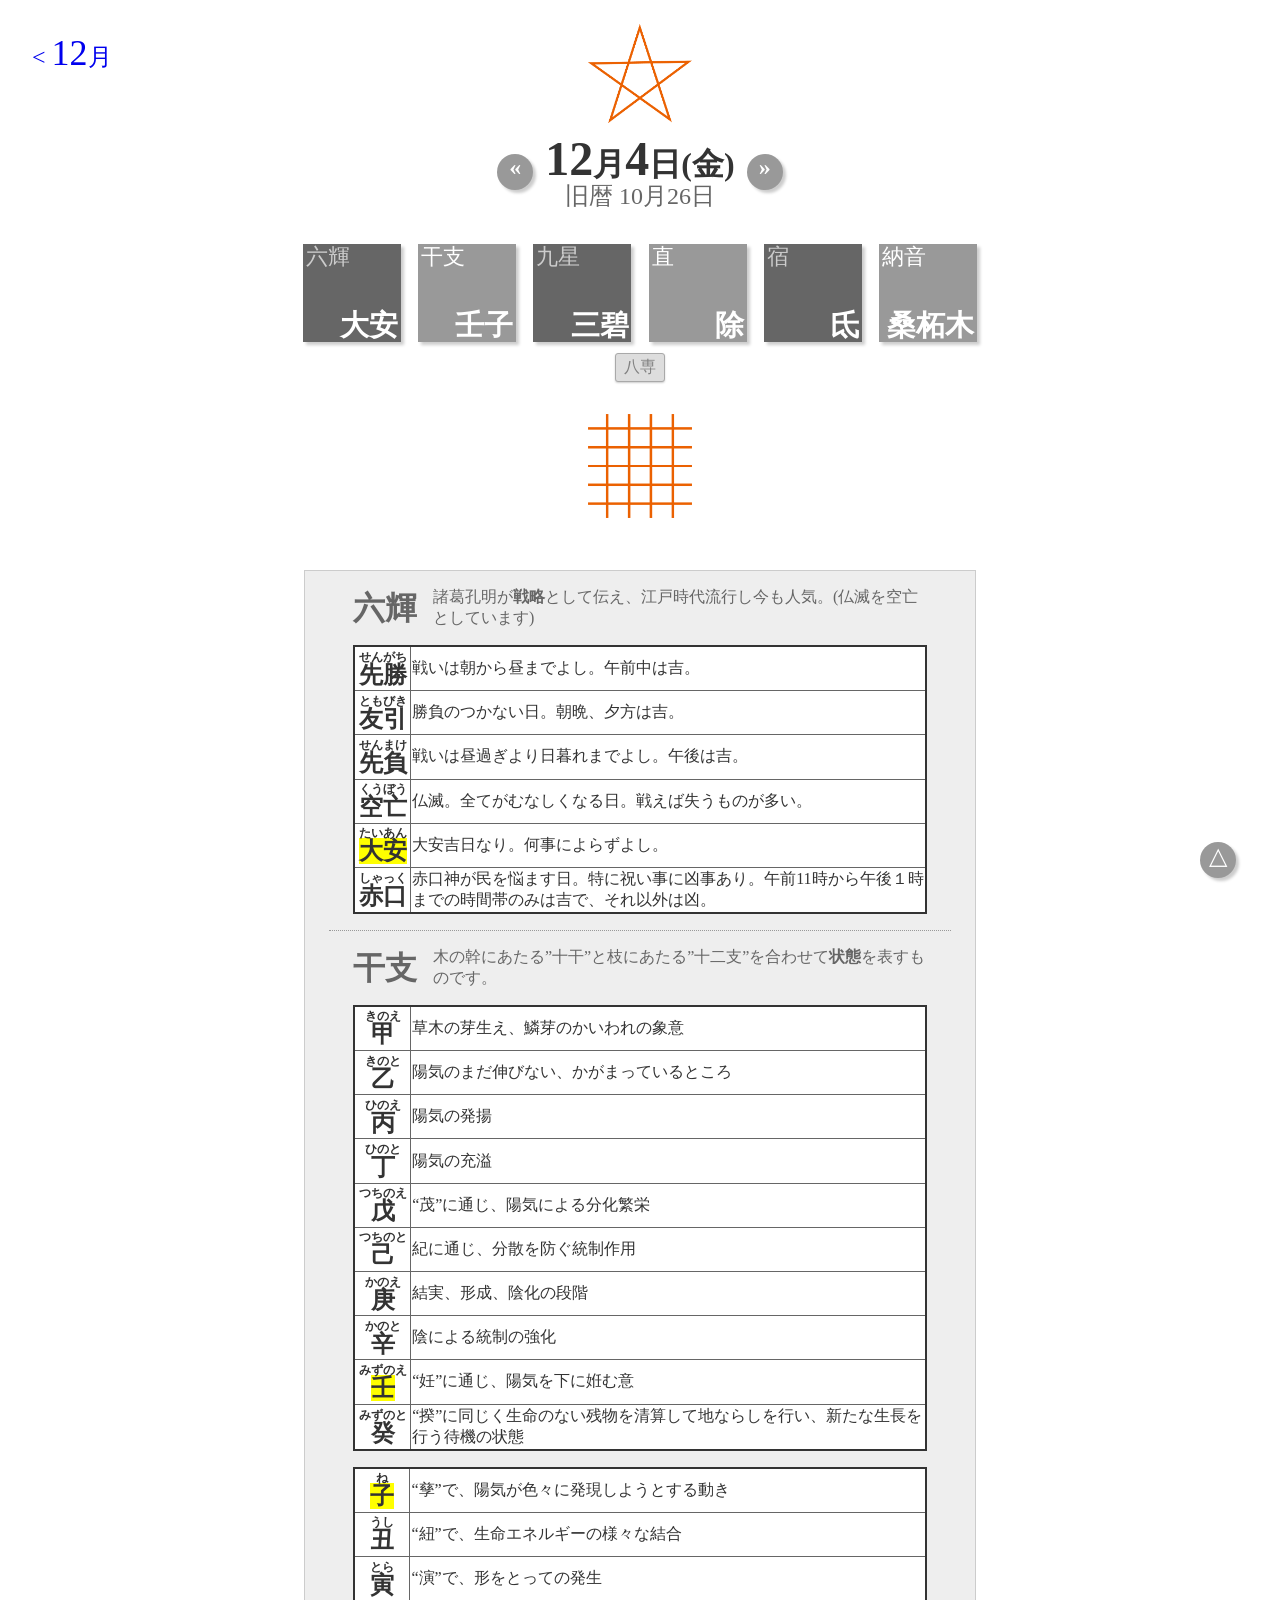
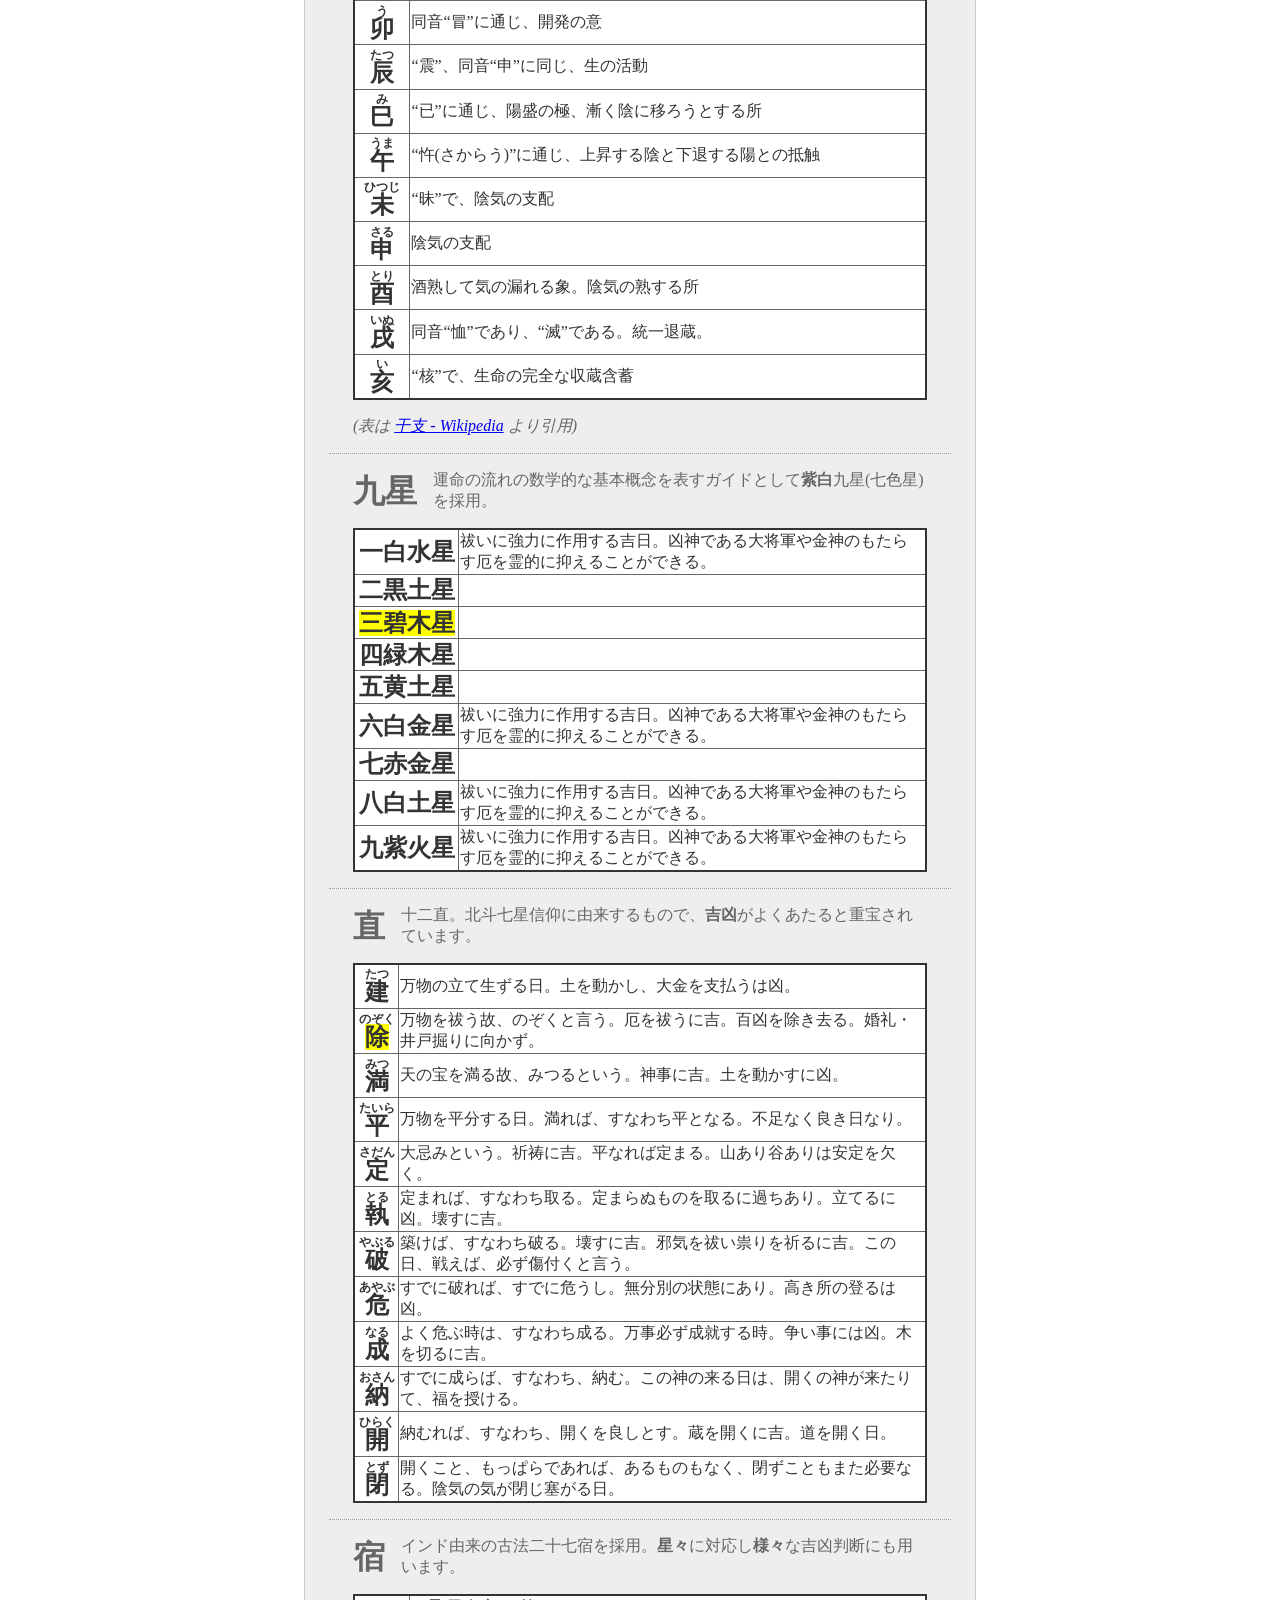
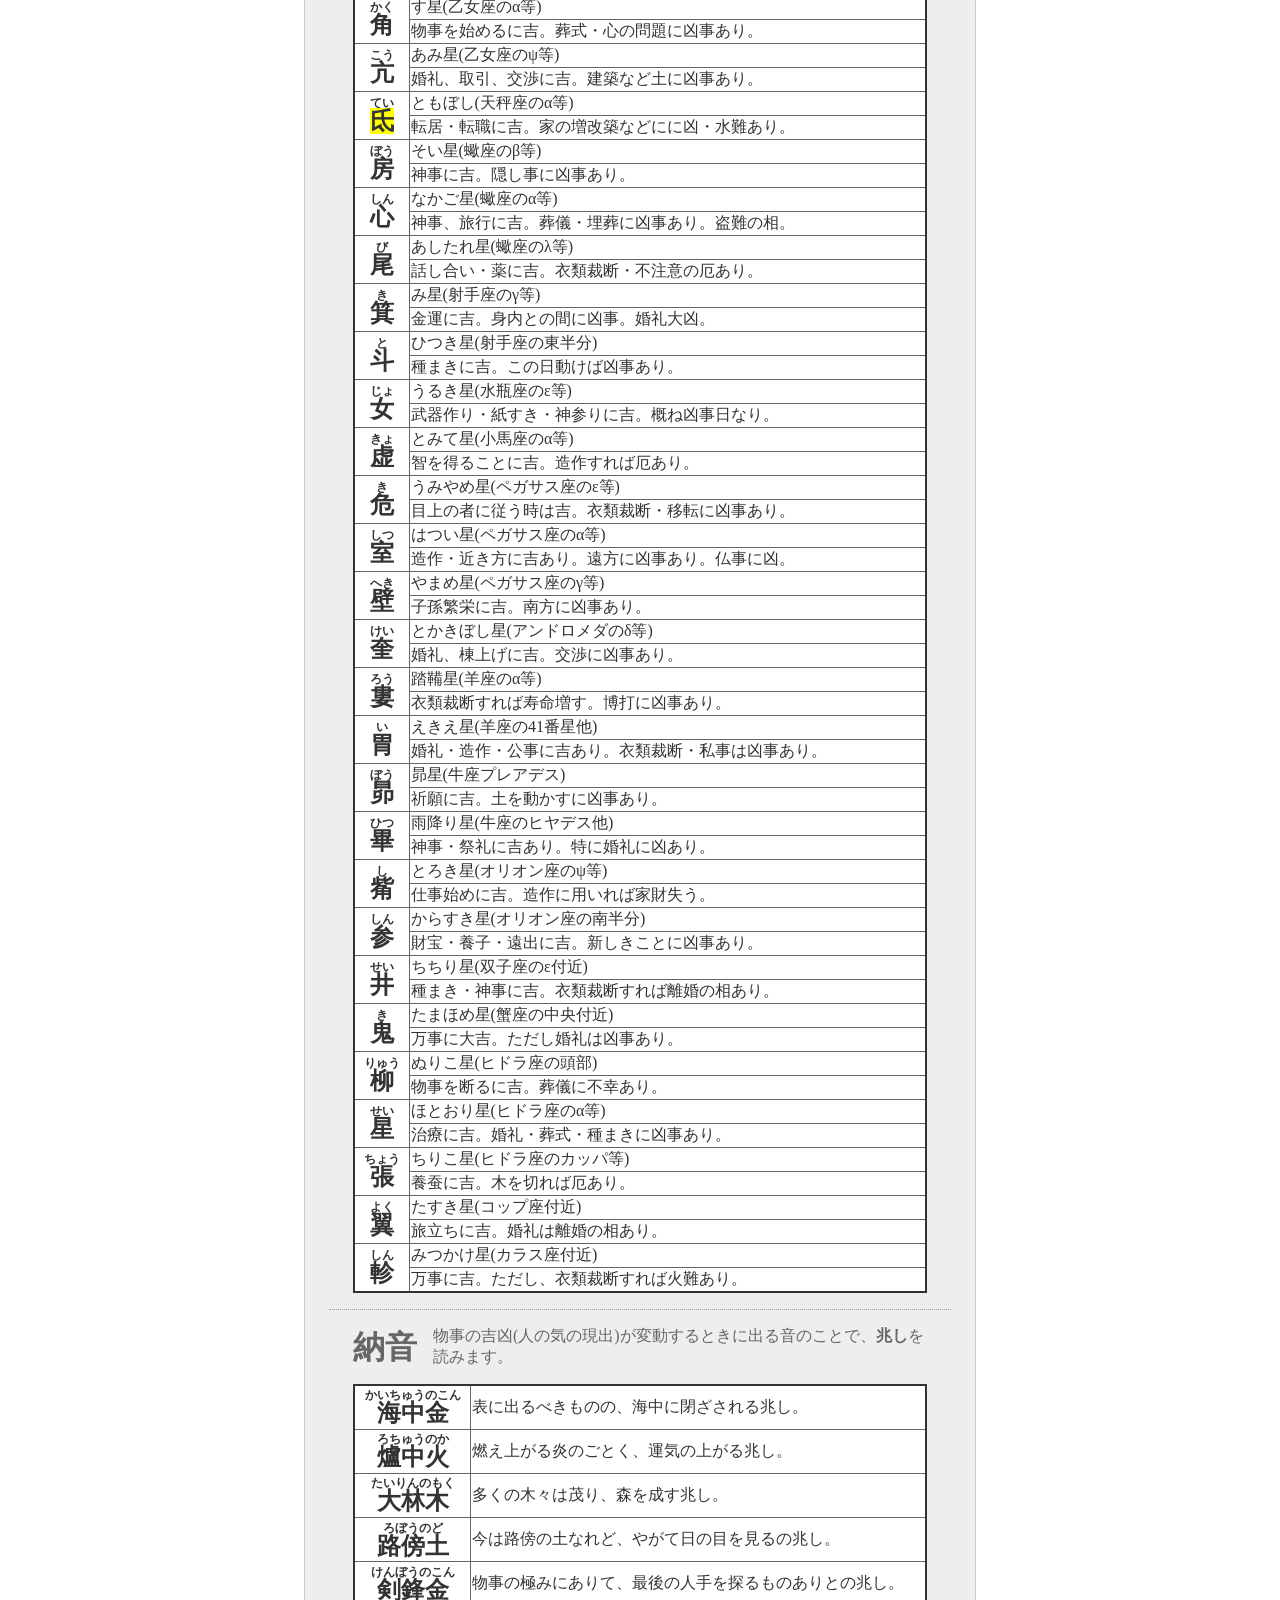
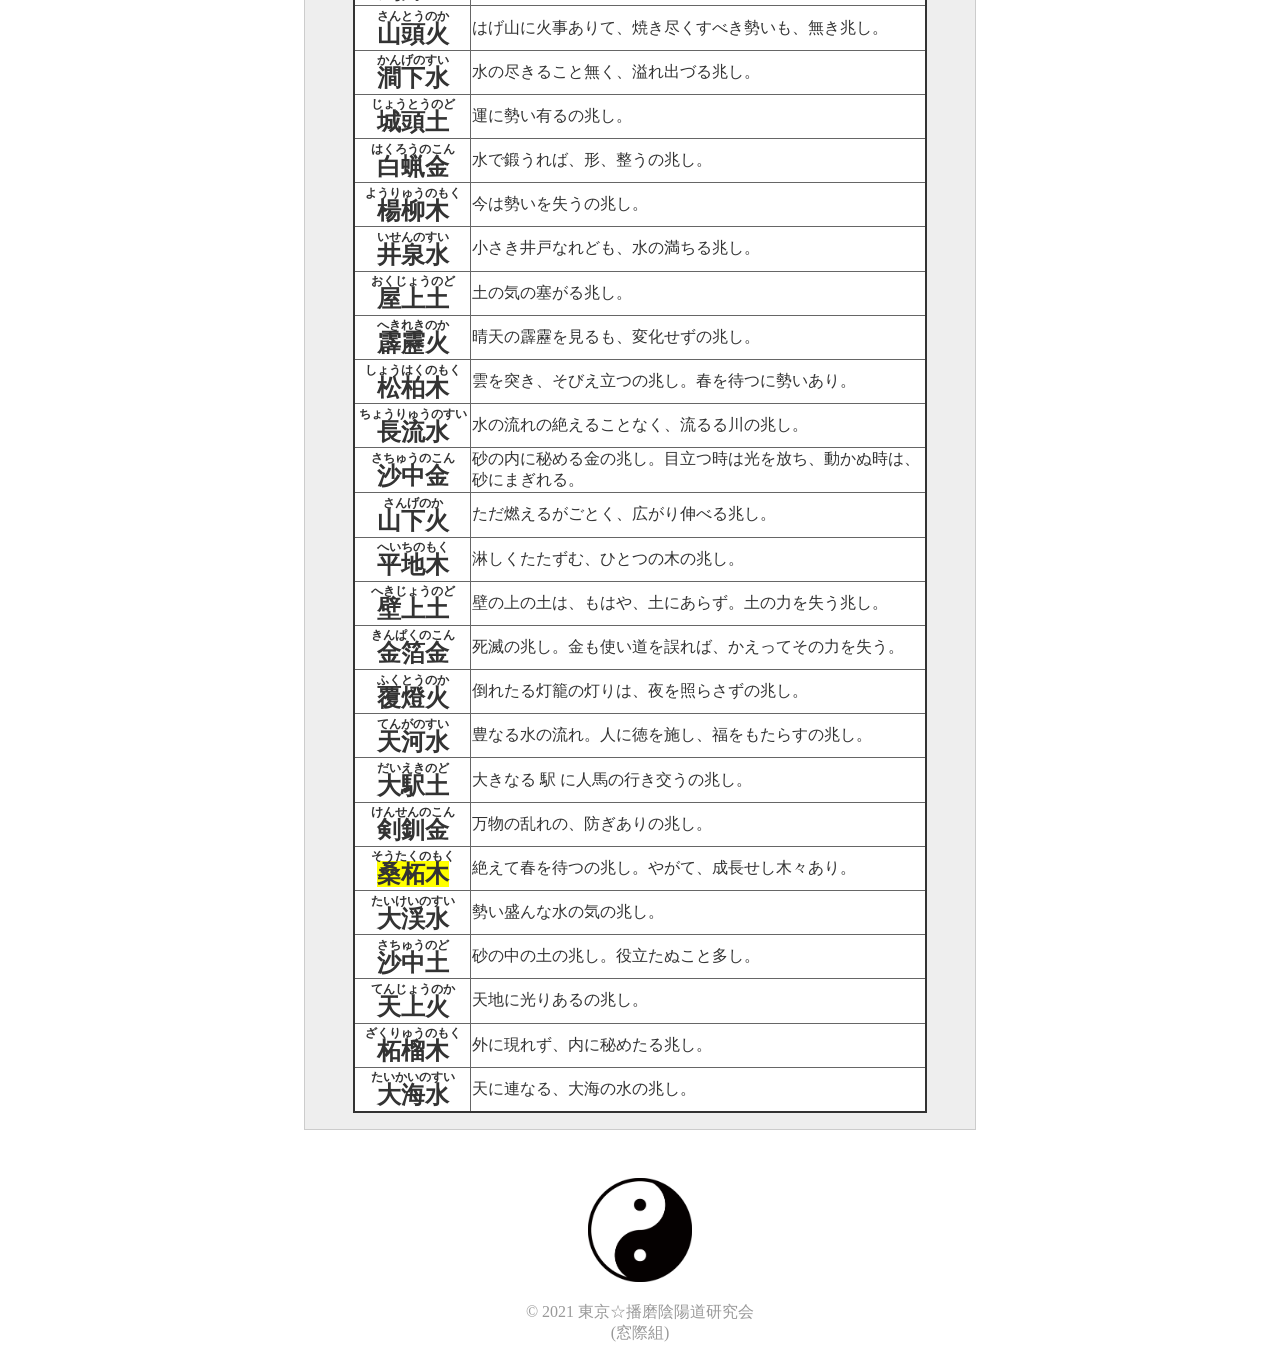
<file: index.html>
<!DOCTYPE html>
<html>
    <head>
        <title>播磨国陰陽暦</title>
        <meta http-equiv="Content-Type" content="text/html; charset=UTF-8" />
        <meta name="viewport" content="width=device-width, initial-scale=1" />
        <link rel="icon" type="image/png" href="/favicon.png">
        <link rel="apple-touch-icon" sizes="180x180" href="/favicon.png" />
        <link rel="stylesheet" type="text/css" href="koyomi.css" />
        <link rel="stylesheet" type="text/css" href="index.css" />
        <link rel="stylesheet" type="text/css" href="Rekichu.css" />
        <link rel="stylesheet" type="text/css" href="Button.css" />
        <link rel="stylesheet" type="text/css" href="OldDateMonth.css" />
        <link rel="stylesheet" type="text/css" href="Explanations.css" />
    </head>
    <body>
        <div id="koyomi">
            <div id="gotoMonth"></div>
            <a href="#" id="today"><img class="header" src="img/Five_Elements_and_Pentagram.png" /></a>

            <div id="old-date-month"></div>
            <div id="rekichu"></div>
            <p id="tags"></p>
            
            <img class="footer" src="img/4×5.png" />
        </div>
        <div id="explanation">
            <!-- 解説 -->
        </div>
        
        <div id="footer-container">
            <img class="footer" src="img/yingyang.png" />
        </div>
        
        <div id="top-container"></div>

        <div id="copyright-box"></div>

        <script type="text/javascript" src="main.bundle.js"></script>
    </body>
</html>
</file>
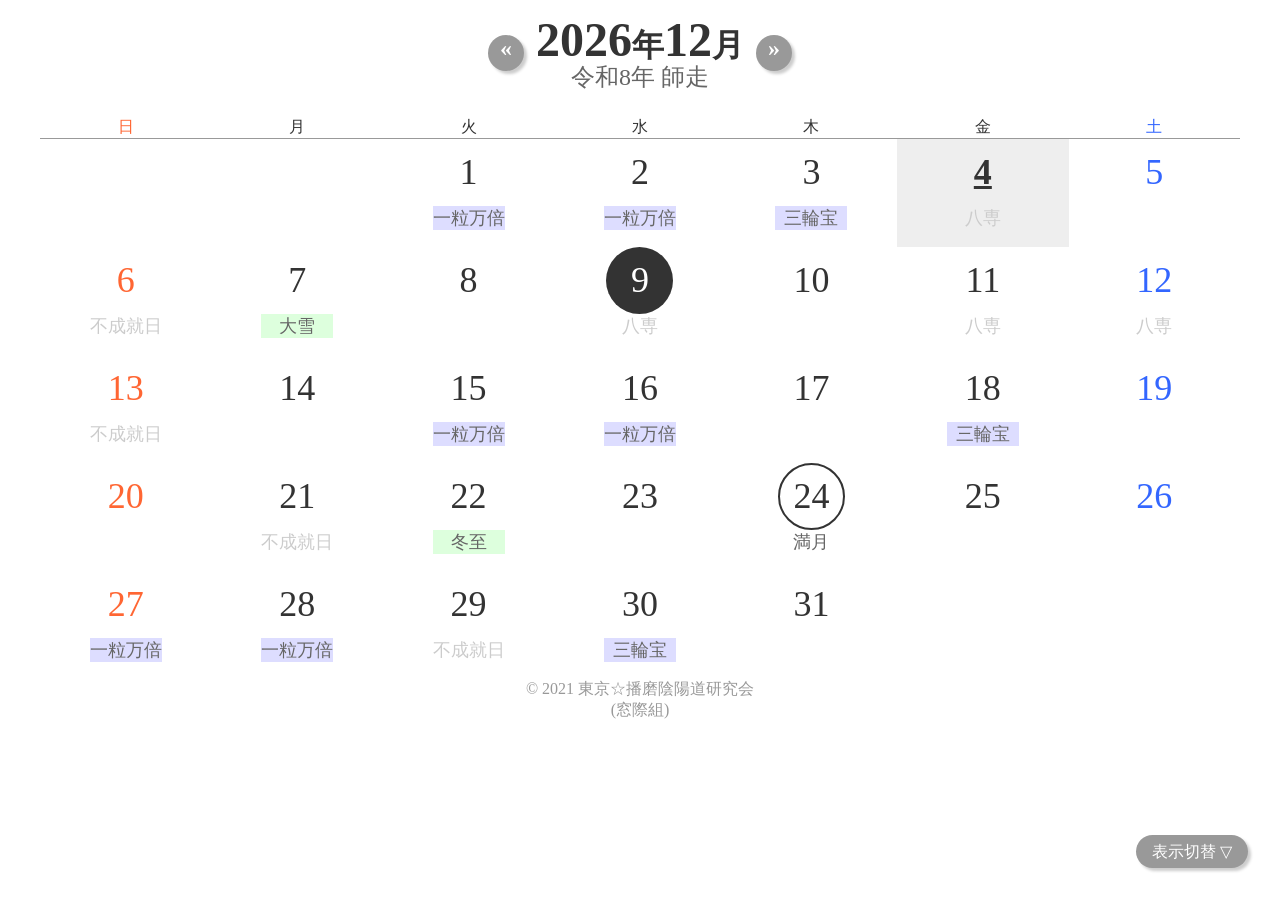
<file: month.html>
<!DOCTYPE html>
<html>
    <head>
        <title>播磨国陰陽暦</title>
        <meta http-equiv="Content-Type" content="text/html; charset=UTF-8" />
        <meta name="viewport" content="width=device-width, initial-scale=1, user-scalable=no" />
        <link rel="icon" type="image/png" href="/favicon.png">
        <link rel="apple-touch-icon" sizes="180x180" href="/favicon.png" />
        <link rel="stylesheet" type="text/css" href="koyomi.css" />
        <link rel="stylesheet" type="text/css" href="index.css" />
        <link rel="stylesheet" type="text/css" href="Button.css" />
        <link rel="stylesheet" type="text/css" href="OldDateMonth.css" />
    </head>
    <body>
        <div id="koyomi">
            <div id="old-date-month"></div>
            
            <div id="monthlyCalendar">
            </div>
            
            <div id="modeContainer">
                <select id="mode">
                    <option value="">表示切替</option>
                    <option value="六輝">六輝</option>
                    <option value="干支">干支</option>
                    <option value="九星">九星</option>
                    <option value="直">直</option>
                    <option value="宿">宿</option>
                    <option value="納音">納音</option>
                </select>
                <label for="mode">▽</label>
            </div>
        </div>
        
        <div id="copyright-box"></div>

        <script type="text/javascript" src="monthly.bundle.js"></script>
    </body>
</html>
</file>
<file: koyomi.css>
body {
    color: #666666;
    font-family: "Times New Roman", "Hiragino Gothic ProN", sans-serif;
}
#koyomi {
    text-align: center;
}
#koyomi a:link {
    text-decoration: none;
}
#koyomi a:hover {
    background-color: #cccccc;
}
.keyNumber {
    font-size: 1.5em;
}
address {
    font-style: normal;
    color: #999999;
    text-align: center;
}
@media (min-width: 769px) {
    /* PC・タブレット用表示 */
    .header, .footer {
        margin: 1em;
        width: 6.5em;
    }
    address {
        font-size: 1em;
    }
}
@media (max-width: 768px) {
    /* モバイル用デザイン */
    .header, .footer {
        margin: 5vw;
        width: 26vw;
    }
    address {
        font-size: 4vw;
    }
}
</file>
<file: index.css>
#footer-container {
    text-align: center;
}
#gotoMonth {
    position: absolute;
}
#today {
    display: inline-block;
}
#koyomi a#today:hover {
    background-color: transparent;
}
#tags .tag {
    border: 1px solid black;
    border-radius: 3px;
    box-shadow: 0px 1px 2px rgba(0,0,0,0.2);
    display: inline-block;
    padding: 0.2em 0.5em;
}
#tags .nijuShisekki {
    background-color: #ddffdd;
    border-color: green;
    color: darkgreen;
}
#tags .goodDay {
    background-color: #ddddff;
    border-color: blue;
    color: darkblue;
}
#tags .badDay {
    background-color: #dddddd;
    border-color: darkgray;
    color: gray;
}
.marked {
    background-color: yellow;
}
#top-container {
    position: fixed;
}

/* month */
#monthlyCalendar {
    display: table;
    border-collapse: collapse;
    table-layout: fixed;
    width: 100%;
}
.week {
    display: table-row;
}
.week:first-child { height: auto; }
.dayOfWeek {
    border-bottom: 1px solid #999999;
    display: table-cell;
}
.week .dateContainer {
    display: table-cell;
    vertical-align: top;
}
.week > * { color: #333333; }
.week > *:nth-child(1) { color: #ff6633; }
.week > *:nth-child(7) { color: #3366ff; }
.newmoon .date {
    background-color: #333333;
    color: white;
}
#monthlyCalendar .date {
    border: 2px solid transparent;
    margin: 0 auto;
}
#monthlyCalendar .fullmoon .date {
    background-color: white;
    border: 2px solid #333333;
    color: #333333;
}
.today {
    background-color: #eeeeee;
}
.today .date {
    font-weight: bold;
    text-decoration: underline;
}
#monthlyCalendar .tag {
    color: #666666;
    display: inline-block;
    overflow: hidden;
    white-space: nowrap;
    width: 4em;
}
#monthlyCalendar .sekku,
#monthlyCalendar .zassetsu {
    color: #ff6633;
}
#monthlyCalendar .nijuShisekki {
    background-color: #ddffdd;
}
#monthlyCalendar .goodDay {
    background-color: #ddddff;
}
#monthlyCalendar .badDay {
    color: #cccccc;
}
#modeContainer {
    position: fixed;
    
    background-color: #999999;
    border-radius: 2em;
    box-shadow: 3px 3px 3px rgba(0,0,0,0.2);
    color: white;
}
#mode {
    -moz-appearance: none;
    -webkit-appearance: none;
    appearance: none;

    background-color: transparent;
    border: none;
    color: inherit;
    font: inherit;
    margin: 0;
    padding: 0.5em 1.5em 0.5em 1em;
    text-align: center;
}
#modeContainer label {
    margin: 0 1em 0 -1.5em;
}

@media (min-width: 769px) {
    /* PC・タブレット用表示 */
    #gotoMonth {
        left: 2em;
        top: 2em;
    }
    #gotoMonth a {
        font-size: 1.5em;
    }
    #tags {
        margin: 0.1em auto 1em auto;
    }
    #explanation {
        margin: 2em auto;
        width: 42em;
    }
    #top-container {
        right: 2em;
        bottom: 2em;
    }

    /* month */
    .month #old-date-month {
        margin-top: 1.5em;
    }
    #koyomi {
        margin: 0 2em;
    }
    .week .dateContainer {
        font-size: 2vh;
        height: 12vh;
    }
    #monthlyCalendar .date {
        border-radius: 7vh;
        font-size: 4vh;
        line-height: 7vh;
        width: 7vh;
        height: 7vh;
    }
    #modeContainer {
        right: 2em;
        bottom: 2em;
    }
}
@media (max-width: 768px) {
    /* モバイル用デザイン */
    #gotoMonth {
        font-size: 6vw;
        left: 7vw;
        top: 6vw;
    }
    #tags {
        margin: 1vw auto;
    }
    #explanation {
        margin: 5vw;
        width: auto;
    }
    #top-container {
        left: 7vw;
        bottom: 7vw;
    }
    #top-container .button__link {
        font-size: 5vw;
    }

    /* month */
    .month #old-date-month {
        margin-top: 8vw;
    }
    .week .dateContainer {
        font-size: 3vw;
        height: 18vw;
    }
    #monthlyCalendar .date {
        border-radius: 11vw;
        font-size: 6vw;
        line-height: 11vw;
        width: 11vw;
        height: 11vw;
    }
    #modeContainer {
        font-size: 4vw;
        right: 7vw;
        bottom: 7vw;
    }
}
</file>
<file: Rekichu.css>
.rekichu__item {
    box-shadow: 3px 3px 3px rgba(0,0,0,0.2);
    line-height: 1.0;
    background-color: #666666;
    color: white;
    display: inline-block;
    position: relative;
}
.rekichu__item:hover {
    background-color:#333333;
}
.rekichu__item:nth-child(2n) {
    background-color: #999999;
}
.rekichu__item:nth-child(2n):hover {
    background-color: #cccccc;
}

.rekichu__title {
    color: #cccccc;
    text-align: left;
}
.rekichu__item:nth-child(2n) .rekichu__title {
    color: white;
}

.rekichu__content {
    font-weight: bold;
    position: absolute;
    text-align: right;
}

.rekichu__toolbar {
    background-color: #999999;
    position: fixed;
    top: -16.6vw;
    left: 0;
    opacity: 0;
    transition: all 0.25s;
    z-index: 2;
    width: 100%;
}
.rekichu--visible {
    top: 0;
    opacity: 1;
}
.rekichu__toolbar .rekichu__item {
    padding: 0;
    margin: 0;
    display: block;
    float: left;
    width: 16.6vw;
    height: 16.6vw;
}

@media (min-width: 769px) {
    /* PC・タブレット用表示 */
    .rekichu__item {
        font-size: 1.8em;
        margin: 0.3em;
        padding: 0.1em;
        width: 3.2em;
        height: 3.2em;
    }
    .rekichu__title {
        font-size: 0.75em;
    }
    .rekichu__content {
        right: 0.1em;
        bottom: 0.1em;
    }

    .rekichu__toolbar {
        width: 42em;
        margin-left: calc((100% - 42em) / 2);
        margin-left: -webkit-calc((100% - 42em) / 2);
        margin-right: auto;
    }
    .rekichu__toolbar .rekichu__item {
        width: 16.66%;
        height: 2em;
    }
}
@media (max-width: 768px) {
    /* モバイル用デザイン */
    .rekichu__item {
        font-size: 7vw;
        margin: 2vw;
        padding: 1vw;
        width: 24vw;
        height: 24vw;
    }
    .rekichu__title {
        font-size: 5vw;
    }
    .rekichu__content {
        right: 1vw;
        bottom: 1vw;
    }

    .rekichu__toolbar .rekichu__content {
        white-space: nowrap;
        width: 2em;
        overflow: hidden;
    }
}
</file>
<file: Button.css>
.button {
    background-color: #999999;
    box-shadow: 3px 3px 3px rgba(0,0,0,0.2);
    color: white;
    display: inline-block;
    font-family: "Times New Roman", "Hiragino Gothic ProN", sans-serif;
    text-align: center;
    text-decoration: none;
}
@media (min-width: 769px) {
    /* PC・タブレット用表示 */
    .button {
        border-radius: 1em;
        font-size: 1.5em;
        margin: -1em 0.5em;
        padding: -1em;
        width: 1.5em;
        height: 1.5em;
    }
}
@media (max-width: 768px) {
    /* モバイル用デザイン */
    .button {
        border-radius: 8vw;
        font-size: 6vw;
        margin-top: 3vw;
        width: 9vw;
        height: 9vw;
    }
}
</file>
<file: OldDateMonth.css>
.old-date-month {
    font-family: "Times New Roman", "Hiragino Gothic ProN", sans-serif;
    text-align: center;
}
.old-date-month__caption {
    color: #333333;
    font-weight: bold;
    margin: 0;
    margin-top: 0;
}
.old-date-month__caption .old-date-month__current {
    margin: 0;
    line-height: 1em;
}
.old-date-month__keyNumber {
    font-size: 1.5em;
}
.old-date-month__old {
    color: #666666;
    margin: 0;
}
.old-date-month--dayOfWeek0 { color: #ff6633; }
.old-date-month--dayOfWeek6 { color: #3366ff; }
@media (min-width: 769px) {
    /* PC・タブレット用表示 */
    .old-date-month__caption .old-date-month__current {
        font-size: 2em;
    }
    .old-date-month__old {
        font-size: 1.5em;
        margin-bottom: 1em;
    }
}
@media (max-width: 768px) {
    /* モバイル用デザイン */
    .old-date-month__prev {
        float: left;
        margin-left: 5vw;
    }
    .old-date-month__next {
        float: right;
        margin-right: 5vw;
    }
    .old-date-month__caption .old-date-month__current {
        font-size: 8vw;
    }
    .old-date-month__old {
        font-size: 6vw;
        margin-bottom: 3vw;
    }
}
</file>
<file: Explanations.css>
.explanations {
    background-color: #eeeeee;
    border: 1px solid #cccccc;
    padding: 1em;
}
.explanation__title {
    float: left;
    font-size: 2em;
    margin: 0 0.5em 0 0;
    text-align: right;
    vertical-align: top;
}
.explanation__description {
    margin: 0;
    padding: 0;
    vertical-align: bottom;
}
.explanation-table {
    border: 2px solid #333333;
    border-collapse: collapse;
    clear: both;
    color: #333333;
    margin: 1em 0 0 0;
    width: 100%;
}
.explanation-table__title-cell,
.explanation-table__text-cell {
    background-color: white;
    border: 1px solid #666666;
}
.explanation-table__title-cell {
    font-size: 1.5em;
    line-height: 1.0;
    padding: 0.15em;
    vertical-align: center;
    white-space: nowrap;
}
.explanations__separator {
    clear: both;
    border: none;
    border-bottom: 1px dotted #999999;
}
.explanation-table__title-ruby {
    font-size: 0.5em;
    position: relative;
    z-index: 1;
}
@media (min-width: 769px) {
    /* PC・タブレット用表示 */
    .explanations {
        padding: 1em 3em;
    }
    .explanations__separator {
        margin: 1em -1.5em;
    }
}
@media (max-width: 768px) {
    /* モバイル用デザイン */
    .explanations__separator {
        margin: 1em 0;
    }
}
</file>
